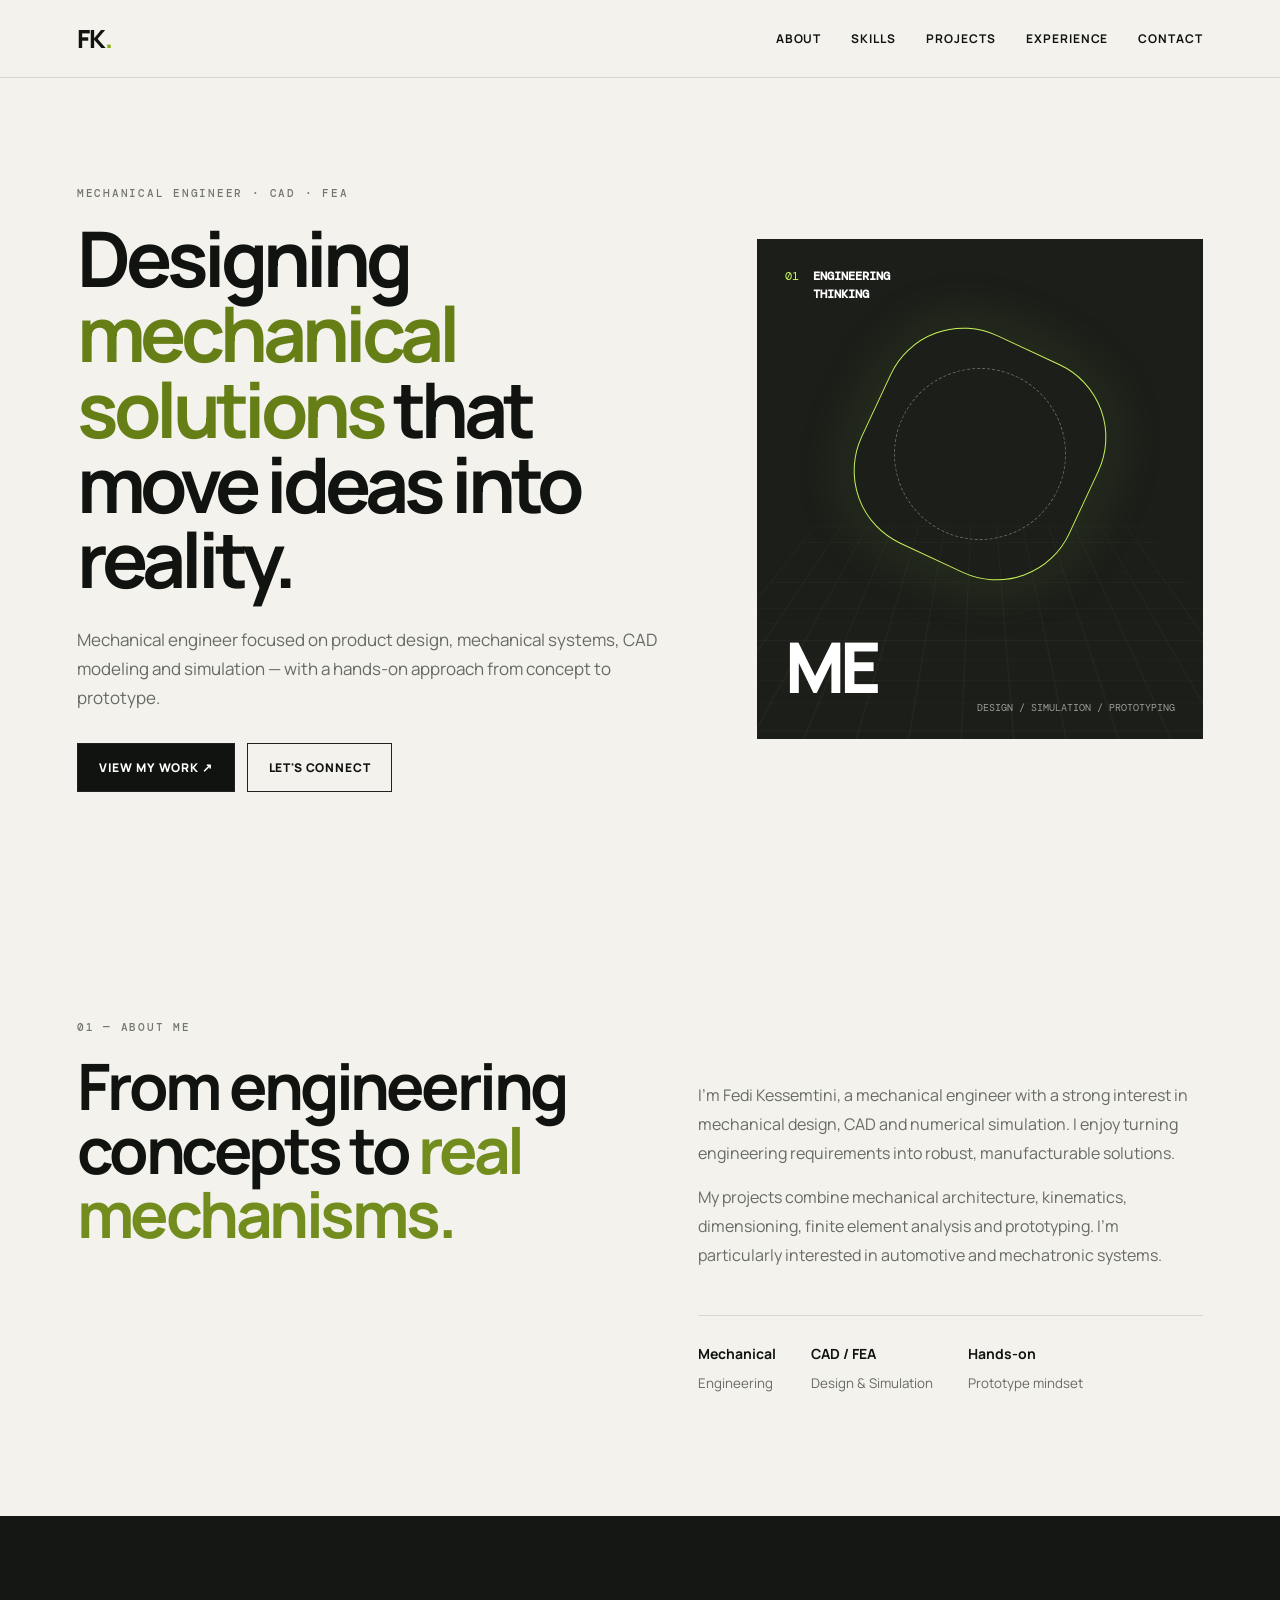
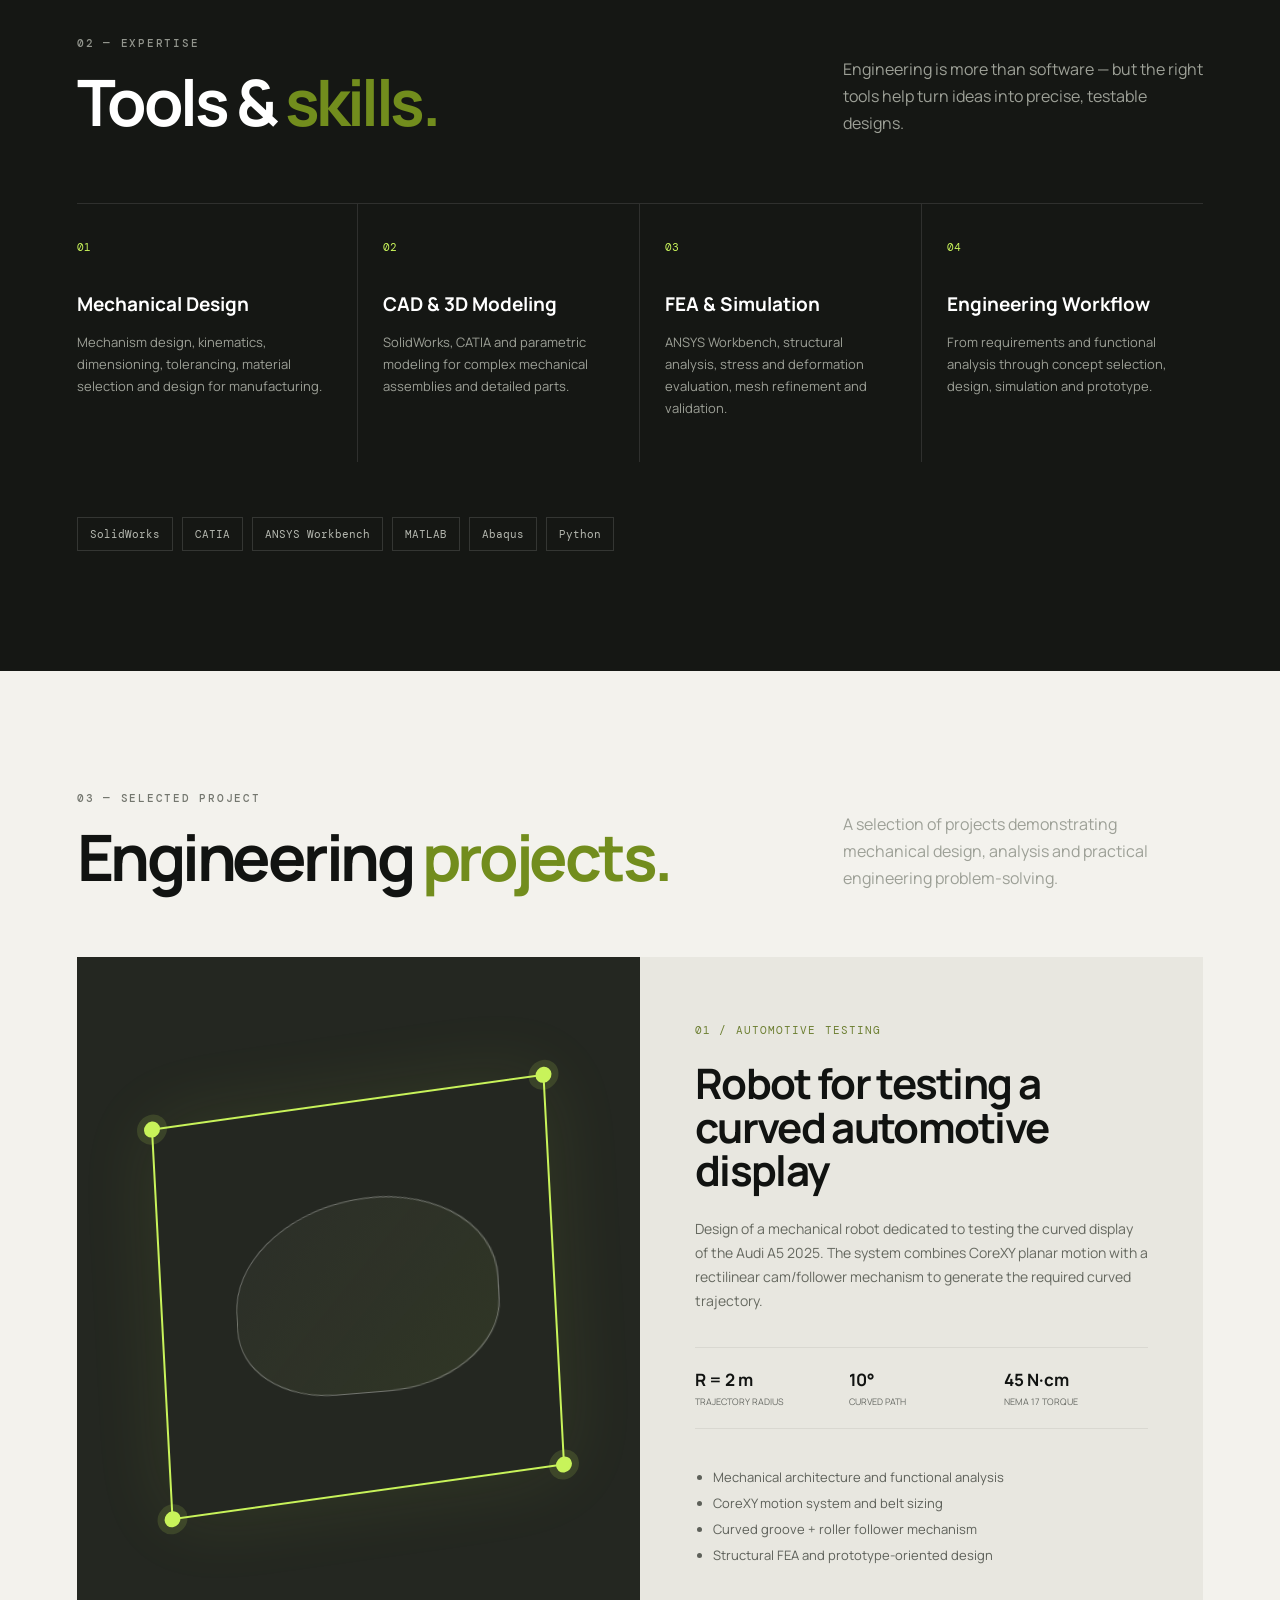
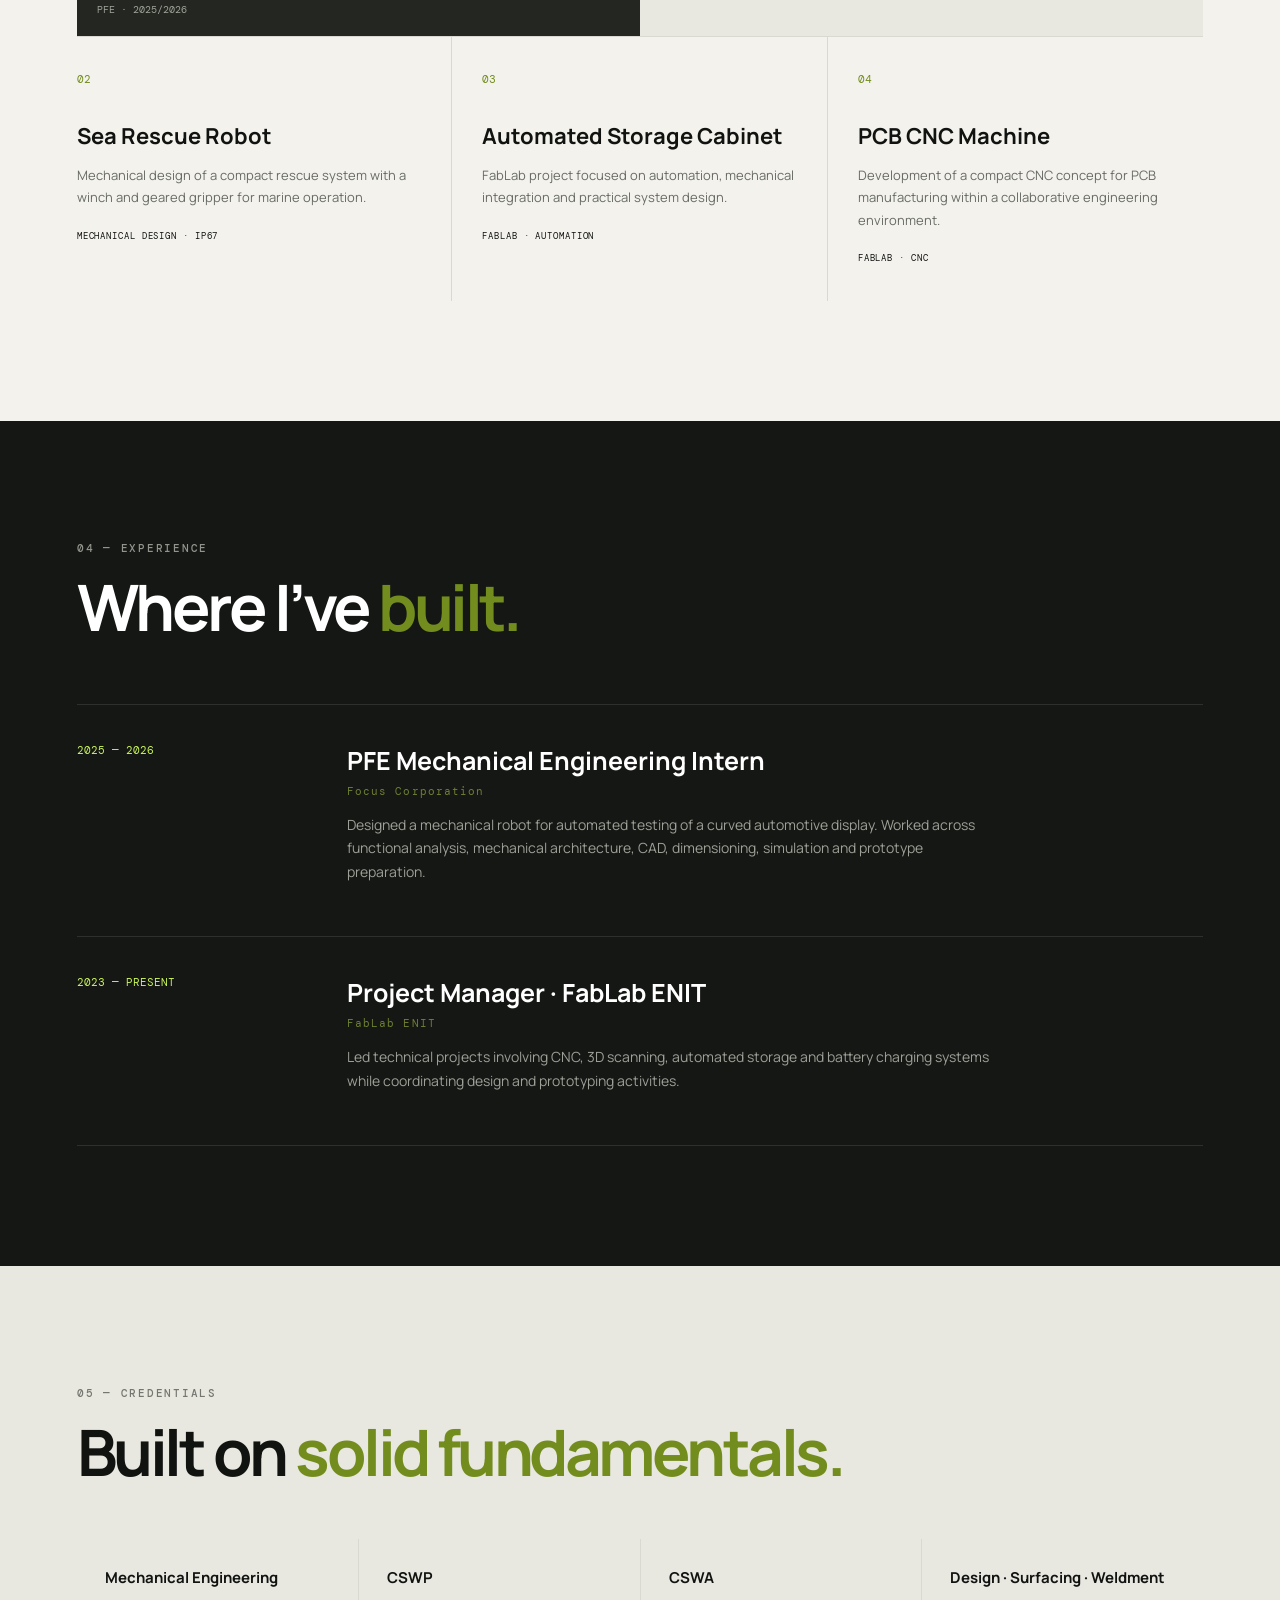
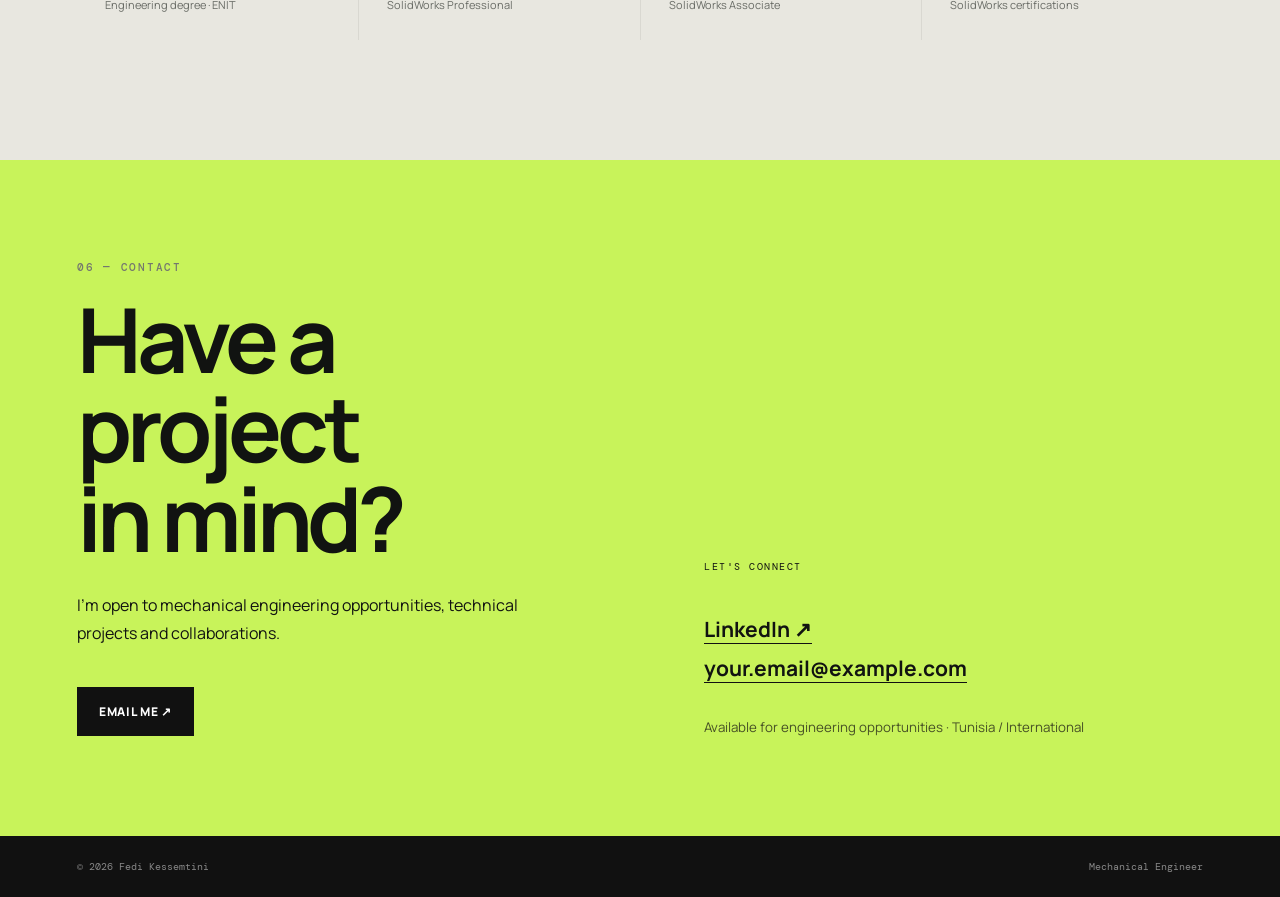
<file: fedi-portfolio/index.html>
<!doctype html>
<html lang="en"><head><meta charset="UTF-8"><meta name="viewport" content="width=device-width,initial-scale=1,viewport-fit=cover"><meta name="description" content="Fedi Kessemtini — Mechanical Engineer portfolio. Mechanical design, CAD, FEA and engineering projects."><title>Fedi Kessemtini | Mechanical Engineer</title><link rel="preconnect" href="https://fonts.googleapis.com"><link rel="preconnect" href="https://fonts.gstatic.com" crossorigin><link rel="stylesheet" href="https://fonts.googleapis.com/css2?family=DM+Mono:wght@400;500&family=Manrope:wght@400;500;600;700;800&display=swap"><link rel="stylesheet" href="styles.css"></head>
<body>
<header class="nav"><a class="logo" href="#home">FK<span>.</span></a><button class="menu" aria-label="Menu" aria-expanded="false" aria-controls="main-nav">☰</button><nav id="main-nav"><a href="#about">About</a><a href="#skills">Skills</a><a href="#projects">Projects</a><a href="#experience">Experience</a><a href="#contact">Contact</a></nav></header>
<main>
<section id="home" class="hero"><div class="hero-copy"><p class="eyebrow">MECHANICAL ENGINEER · CAD · FEA</p><h1>Designing <em>mechanical solutions</em> that move ideas into reality.</h1><p class="lead">Mechanical engineer focused on product design, mechanical systems, CAD modeling and simulation — with a hands-on approach from concept to prototype.</p><div class="actions"><a class="btn primary" href="#projects">View my work ↗</a><a class="btn ghost" href="#contact">Let's connect</a></div></div><div class="hero-card"><div class="grid"></div><div class="badge"><span>01</span><b>ENGINEERING<br>THINKING</b></div><div class="orb"></div><div class="spec"><span>ME</span><small>DESIGN / SIMULATION / PROTOTYPING</small></div></div></section>

<section id="about" class="section split"><div><p class="eyebrow">01 — ABOUT ME</p><h2>From engineering concepts to <span>real mechanisms.</span></h2></div><div class="copy"><p>I’m Fedi Kessemtini, a mechanical engineer with a strong interest in mechanical design, CAD and numerical simulation. I enjoy turning engineering requirements into robust, manufacturable solutions.</p><p>My projects combine mechanical architecture, kinematics, dimensioning, finite element analysis and prototyping. I’m particularly interested in automotive and mechatronic systems.</p><div class="facts"><div><b>Mechanical</b><small>Engineering</small></div><div><b>CAD / FEA</b><small>Design & Simulation</small></div><div><b>Hands-on</b><small>Prototype mindset</small></div></div></div></section>

<section id="skills" class="section dark"><div class="section-head"><div><p class="eyebrow">02 — EXPERTISE</p><h2>Tools & <span>skills.</span></h2></div><p>Engineering is more than software — but the right tools help turn ideas into precise, testable designs.</p></div><div class="skill-grid">
<div class="skill"><span>01</span><h3>Mechanical Design</h3><p>Mechanism design, kinematics, dimensioning, tolerancing, material selection and design for manufacturing.</p></div>
<div class="skill"><span>02</span><h3>CAD & 3D Modeling</h3><p>SolidWorks, CATIA and parametric modeling for complex mechanical assemblies and detailed parts.</p></div>
<div class="skill"><span>03</span><h3>FEA & Simulation</h3><p>ANSYS Workbench, structural analysis, stress and deformation evaluation, mesh refinement and validation.</p></div>
<div class="skill"><span>04</span><h3>Engineering Workflow</h3><p>From requirements and functional analysis through concept selection, design, simulation and prototype.</p></div>
</div><div class="tools"><span>SolidWorks</span><span>CATIA</span><span>ANSYS Workbench</span><span>MATLAB</span><span>Abaqus</span><span>Python</span></div></section>

<section id="projects" class="section"><div class="section-head"><div><p class="eyebrow">03 — SELECTED PROJECT</p><h2>Engineering <span>projects.</span></h2></div><p>A selection of projects demonstrating mechanical design, analysis and practical engineering problem-solving.</p></div>
<article class="project-feature"><div class="project-visual"><div class="wire"><i></i><i></i><i></i><i></i><div class="screen"></div></div><span class="visual-label">PFE · 2025/2026</span></div><div class="project-info"><p class="tag">01 / AUTOMOTIVE TESTING</p><h3>Robot for testing a curved automotive display</h3><p>Design of a mechanical robot dedicated to testing the curved display of the Audi A5 2025. The system combines CoreXY planar motion with a rectilinear cam/follower mechanism to generate the required curved trajectory.</p><div class="metrics"><div><b>R = 2 m</b><small>Trajectory radius</small></div><div><b>10°</b><small>Curved path</small></div><div><b>45 N·cm</b><small>NEMA 17 torque</small></div></div><ul><li>Mechanical architecture and functional analysis</li><li>CoreXY motion system and belt sizing</li><li>Curved groove + roller follower mechanism</li><li>Structural FEA and prototype-oriented design</li></ul></div></article>
<div class="project-row"><article class="mini-project"><div class="mini-number">02</div><h3>Sea Rescue Robot</h3><p>Mechanical design of a compact rescue system with a winch and geared gripper for marine operation.</p><span>MECHANICAL DESIGN · IP67</span></article><article class="mini-project"><div class="mini-number">03</div><h3>Automated Storage Cabinet</h3><p>FabLab project focused on automation, mechanical integration and practical system design.</p><span>FABLAB · AUTOMATION</span></article><article class="mini-project"><div class="mini-number">04</div><h3>PCB CNC Machine</h3><p>Development of a compact CNC concept for PCB manufacturing within a collaborative engineering environment.</p><span>FABLAB · CNC</span></article></div></section>

<section id="experience" class="section dark"><div class="section-head"><div><p class="eyebrow">04 — EXPERIENCE</p><h2>Where I’ve <span>built.</span></h2></div></div><div class="timeline"><div class="time-item"><div class="date">2025 — 2026</div><div><h3>PFE Mechanical Engineering Intern</h3><p class="company">Focus Corporation</p><p>Designed a mechanical robot for automated testing of a curved automotive display. Worked across functional analysis, mechanical architecture, CAD, dimensioning, simulation and prototype preparation.</p></div></div><div class="time-item"><div class="date">2023 — PRESENT</div><div><h3>Project Manager · FabLab ENIT</h3><p class="company">FabLab ENIT</p><p>Led technical projects involving CNC, 3D scanning, automated storage and battery charging systems while coordinating design and prototyping activities.</p></div></div></div></section>

<section id="credentials" class="section credentials"><div><p class="eyebrow">05 — CREDENTIALS</p><h2>Built on <span>solid fundamentals.</span></h2><div class="credential-grid"><div><b>Mechanical Engineering</b><small>Engineering degree · ENIT</small></div><div><b>CSWP</b><small>SolidWorks Professional</small></div><div><b>CSWA</b><small>SolidWorks Associate</small></div><div><b>Design · Surfacing · Weldment</b><small>SolidWorks certifications</small></div></div></div></section>

<section id="contact" class="contact"><div><p class="eyebrow">06 — CONTACT</p><h2>Have a project<br>in mind?</h2><p>I'm open to mechanical engineering opportunities, technical projects and collaborations.</p><a class="btn primary" href="mailto:your.email@example.com">Email me ↗</a></div><div class="contact-side"><p>LET'S CONNECT</p><a href="https://www.linkedin.com/in/fedi-kessemtini-3630b8294/" target="_blank" rel="noopener noreferrer">LinkedIn ↗</a><a href="mailto:your.email@example.com">your.email@example.com</a><small>Available for engineering opportunities · Tunisia / International</small></div></section>
</main>
<footer><span>© 2026 Fedi Kessemtini</span><span>Mechanical Engineer</span></footer>
<script src="script.js"></script></body></html>
</file>
<file: fedi-portfolio/styles.css>
:root{--bg:#f3f2ed;--ink:#111311;--muted:#686b65;--line:#d9d8d1;--acid:#c8f35a;--dark:#151714}*{box-sizing:border-box}html{scroll-behavior:smooth}html{scroll-padding-top:78px}body{margin:0;background:var(--bg);color:var(--ink);font-family:Manrope,sans-serif}a{color:inherit;text-decoration:none}.nav{height:78px;display:flex;align-items:center;justify-content:space-between;padding:0 6vw;border-bottom:1px solid var(--line);position:sticky;top:0;background:#f3f2edf2;backdrop-filter:blur(14px);z-index:10}.logo{font-weight:800;font-size:25px;letter-spacing:-1px}.logo span{color:#83ad12}.nav nav{display:flex;gap:30px;font-size:12px;font-weight:700;text-transform:uppercase;letter-spacing:.08em}.nav nav a:hover{opacity:.55}.menu{display:none;background:none;border:0;font-size:25px}.hero{min-height:calc(100vh - 78px);padding:7vw 6vw;display:grid;grid-template-columns:1.15fr .85fr;gap:6vw;align-items:center}.eyebrow{font:500 11px 'DM Mono',monospace;letter-spacing:.16em;color:#74776f;margin:0 0 20px}.hero h1{font-size:clamp(45px,6vw,86px);line-height:.98;letter-spacing:-.065em;max-width:900px;margin:0}.hero h1 em{font-style:normal;color:#657f16}.lead{font-size:17px;line-height:1.7;color:var(--muted);max-width:650px;margin:30px 0}.actions{display:flex;gap:12px}.btn{display:inline-block;padding:15px 21px;border:1px solid #222;font-size:12px;font-weight:800;text-transform:uppercase;letter-spacing:.07em}.primary{background:var(--ink);color:white}.primary:hover{background:#333}.ghost:hover{background:white}.hero-card{height:500px;background:#1b1e19;position:relative;overflow:hidden}.grid{position:absolute;inset:0;background-image:linear-gradient(#ffffff08 1px,transparent 1px),linear-gradient(90deg,#ffffff08 1px,transparent 1px);background-size:35px 35px;transform:perspective(600px) rotateX(55deg) scale(1.5);transform-origin:bottom}.orb{width:230px;height:230px;border:1px solid #c8f35a;position:absolute;top:100px;left:50%;transform:translateX(-50%) rotate(25deg);border-radius:35%;box-shadow:0 0 70px #c8f35a1c}.orb:after{content:"";position:absolute;inset:28px;border:1px dashed #ffffff55;border-radius:50%}.badge{position:absolute;top:28px;left:28px;color:white;display:flex;gap:14px;font:12px 'DM Mono';line-height:1.5}.badge span{color:var(--acid)}.spec{position:absolute;bottom:25px;left:28px;right:28px;color:white;display:flex;justify-content:space-between;align-items:end}.spec span{font-size:70px;font-weight:800;letter-spacing:-.08em}.spec small{font:10px 'DM Mono';color:#9b9e97}.section{padding:120px 6vw}.split{display:grid;grid-template-columns:1fr 1fr;gap:9vw}.section h2,.contact h2{font-size:clamp(40px,5vw,68px);line-height:1;letter-spacing:-.055em;margin:0}.section h2 span,.contact h2 span{color:#728d1d}.copy{font-size:16px;line-height:1.8;color:var(--muted);padding-top:45px}.facts{display:flex;gap:35px;margin-top:45px;border-top:1px solid var(--line);padding-top:25px}.facts div{display:grid;gap:6px}.facts b{font-size:14px;color:var(--ink)}small{color:var(--muted)}.dark{background:var(--dark);color:white}.dark .eyebrow{color:#92958d}.section-head{display:flex;justify-content:space-between;gap:50px;margin-bottom:65px}.section-head>p{max-width:360px;color:#9da097;line-height:1.7;margin:20px 0 0}.skill-grid{display:grid;grid-template-columns:repeat(4,1fr);border-top:1px solid #ffffff1c}.skill{padding:30px 25px 30px 0;border-right:1px solid #ffffff1c;min-height:230px}.skill:not(:first-child){padding-left:25px}.skill:last-child{border:0}.skill span{font:11px 'DM Mono';color:var(--acid)}.skill h3{font-size:19px;margin:35px 0 14px}.skill p{font-size:13px;color:#9da097;line-height:1.7}.tools{display:flex;gap:9px;flex-wrap:wrap;margin-top:55px}.tools span{border:1px solid #ffffff22;padding:9px 12px;font:11px 'DM Mono';color:#b5b8b0}.project-feature{display:grid;grid-template-columns:1fr 1fr;background:#e8e7e0}.project-visual{min-height:570px;background:#242721;position:relative;overflow:hidden;display:flex;align-items:center;justify-content:center}.visual-label{position:absolute;bottom:20px;left:20px;color:#9fa39a;font:10px 'DM Mono'}.wire{width:70%;height:58%;border:2px solid #c8f35a;position:relative;transform:skewY(-5deg) rotate(-3deg);box-shadow:0 0 80px #c8f35a18}.wire i{position:absolute;width:16px;height:16px;background:#c8f35a;border-radius:50%;box-shadow:0 0 0 7px #c8f35a22}.wire i:nth-child(1){top:-9px;left:-9px}.wire i:nth-child(2){top:-9px;right:-9px}.wire i:nth-child(3){bottom:-9px;left:-9px}.wire i:nth-child(4){bottom:-9px;right:-9px}.screen{position:absolute;left:16%;right:16%;top:25%;height:50%;border:1px solid #fff5;border-radius:50% 50% 40% 40%;background:linear-gradient(135deg,#ffffff08,#c8f35a12);transform:perspective(300px) rotateY(-10deg)}.project-info{padding:55px}.tag,.company{font:11px 'DM Mono';color:#6d7f32;letter-spacing:.1em}.project-info h3{font-size:42px;line-height:1.03;letter-spacing:-.04em;margin:25px 0}.project-info>p:not(.tag){color:#666960;line-height:1.7;font-size:14px}.metrics{display:grid;grid-template-columns:repeat(3,1fr);gap:10px;margin:35px 0;border-block:1px solid var(--line);padding:20px 0}.metrics div{display:grid;gap:4px}.metrics b{font-size:17px}.metrics small{font-size:9px;text-transform:uppercase}.project-info ul{padding-left:18px;color:#5d6059;font-size:13px;line-height:2}.project-row{display:grid;grid-template-columns:repeat(3,1fr);border-top:1px solid var(--line)}.mini-project{padding:35px 30px 35px 0;border-right:1px solid var(--line);min-height:220px}.mini-project:not(:first-child){padding-left:30px}.mini-project:last-child{border:0}.mini-number{font:11px 'DM Mono';color:#728d1d}.mini-project h3{font-size:22px;margin:35px 0 10px}.mini-project p{font-size:13px;line-height:1.7;color:var(--muted);max-width:340px}.mini-project span{font:9px 'DM Mono';letter-spacing:.1em}.timeline{border-top:1px solid #ffffff1c}.time-item{display:grid;grid-template-columns:220px 1fr;gap:50px;padding:38px 0;border-bottom:1px solid #ffffff1c}.date{font:11px 'DM Mono';color:var(--acid)}.time-item h3{font-size:25px;margin:0 0 6px}.company{margin:0 0 15px}.time-item p:last-child{color:#9da097;max-width:650px;line-height:1.7;font-size:14px}.credentials{background:#e8e7e0}.credential-grid{display:grid;grid-template-columns:repeat(4,1fr);gap:1px;background:var(--line);margin-top:55px}.credential-grid div{background:#e8e7e0;padding:28px;display:grid;gap:9px}.credential-grid b{font-size:15px}.credential-grid small{font-size:11px}.contact{background:var(--acid);padding:100px 6vw;display:grid;grid-template-columns:1fr 1fr;gap:10vw}.contact h2{font-size:clamp(55px,7vw,95px)}.contact>div>p:not(.eyebrow){max-width:450px;line-height:1.7;margin:30px 0}.contact .btn{margin-top:10px;background:#111;color:white;border-color:#111}.contact-side{display:flex;flex-direction:column;justify-content:end;align-items:flex-start;gap:10px}.contact-side p{font:10px 'DM Mono';letter-spacing:.15em}.contact-side a{font-size:21px;font-weight:700;border-bottom:1px solid #111}.contact-side small{margin-top:25px;color:#475126}footer{background:#111;color:#888;padding:24px 6vw;display:flex;justify-content:space-between;font:10px 'DM Mono'}@media(max-width:800px){.nav nav{display:none}.menu{display:block}.hero,.split,.project-feature,.contact{grid-template-columns:1fr}.hero{padding-top:60px}.hero-card{height:380px}.section{padding:80px 6vw}.section-head{display:block}.skill-grid,.credential-grid{grid-template-columns:1fr 1fr}.skill{border-bottom:1px solid #ffffff1c}.project-info{padding:35px}.project-row{grid-template-columns:1fr}.mini-project{border-right:0;border-bottom:1px solid var(--line);padding:28px 0!important}.time-item{grid-template-columns:1fr;gap:10px}.contact{gap:50px}.facts{flex-wrap:wrap}}@media(max-width:500px){.skill-grid,.credential-grid{grid-template-columns:1fr}.hero h1{font-size:45px}.project-info h3{font-size:32px}.metrics{grid-template-columns:1fr}.nav{padding:0 5vw}}
:root{box-sizing:border-box;padding-top:env(safe-area-inset-top,0px);padding-bottom:env(safe-area-inset-bottom,0px)}
html,body{background:var(--bg)}
.nav{top:env(safe-area-inset-top,0px)}
a:focus-visible,button:focus-visible{outline:2px solid #657f16;outline-offset:3px}
.dark a:focus-visible,.contact a:focus-visible{outline-color:currentColor}
.menu{cursor:pointer;color:var(--ink)}
@media(max-width:800px){
  .nav nav{position:absolute;top:78px;right:5vw;flex-direction:column;background:#f3f2ed;padding:20px;border:1px solid var(--line)}
  .nav nav.open{display:flex}
}
@media(prefers-reduced-motion:reduce){html{scroll-behavior:auto}}
</file>
